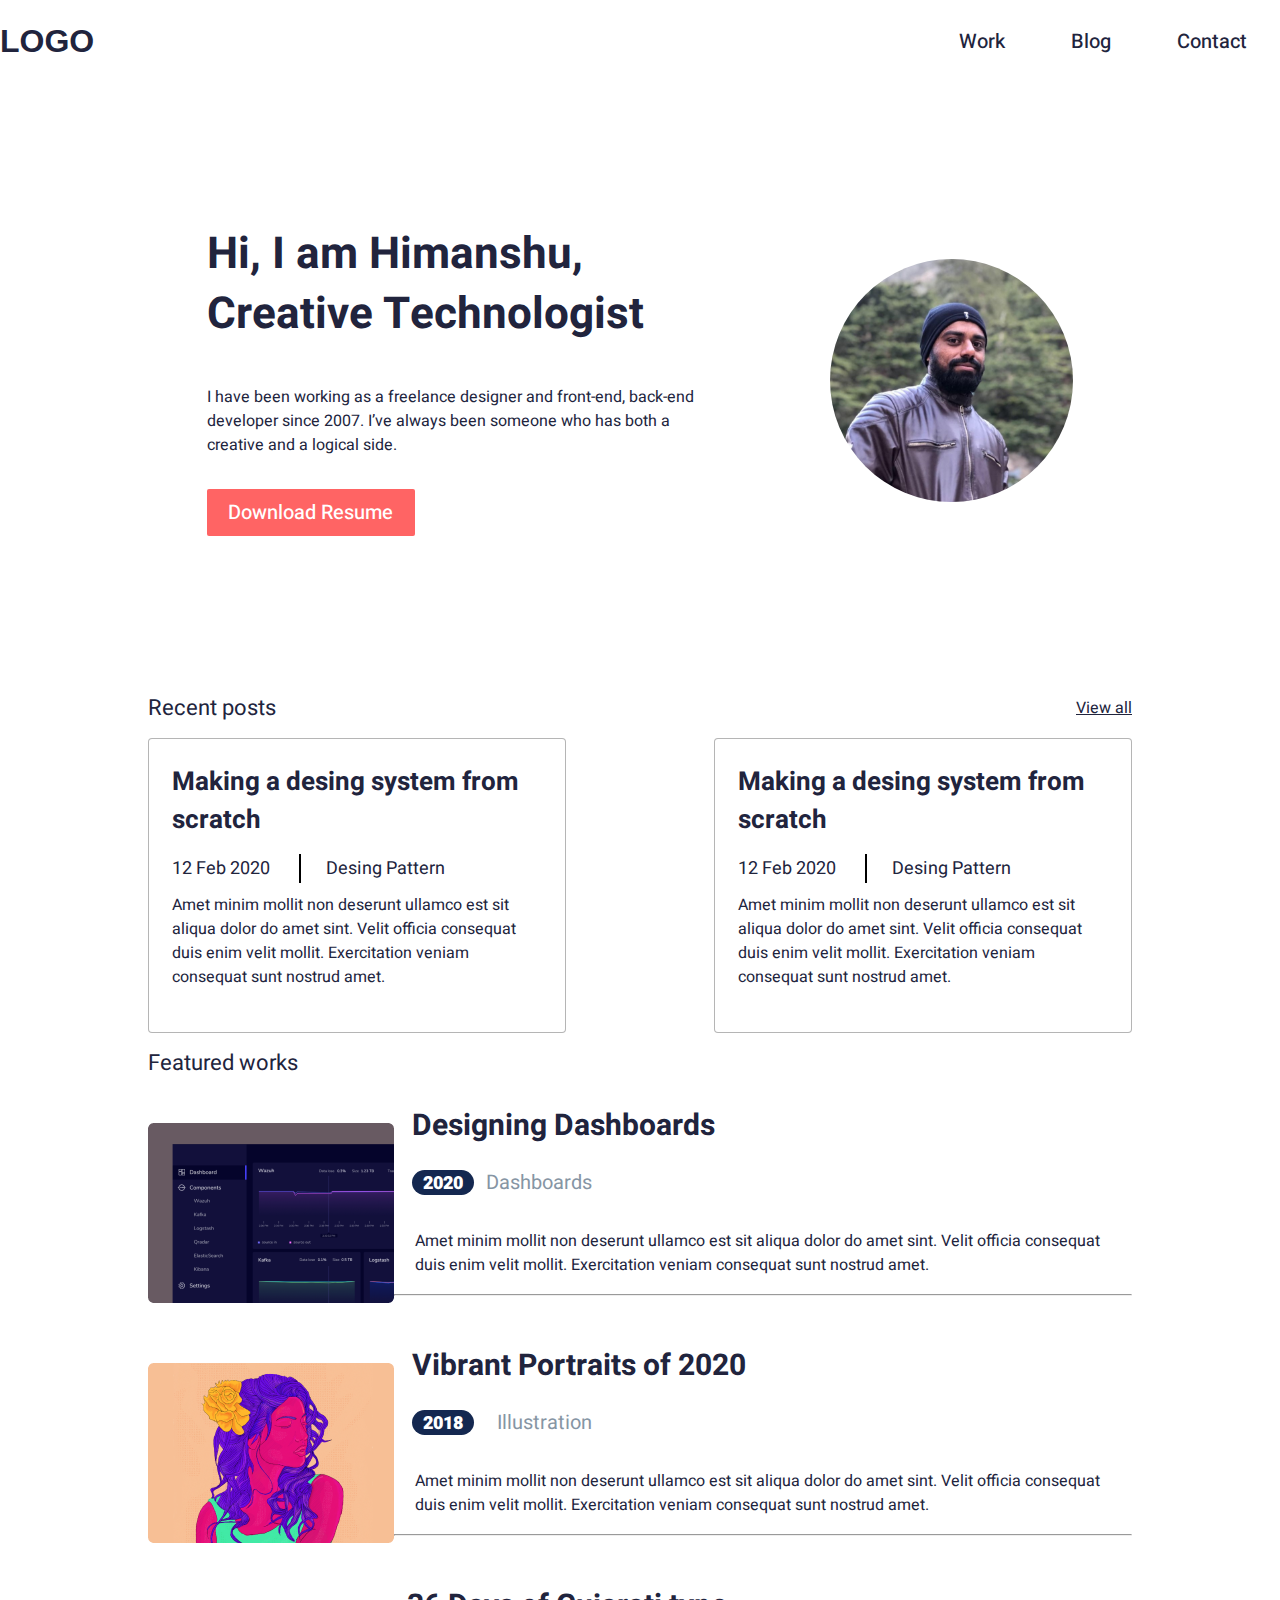
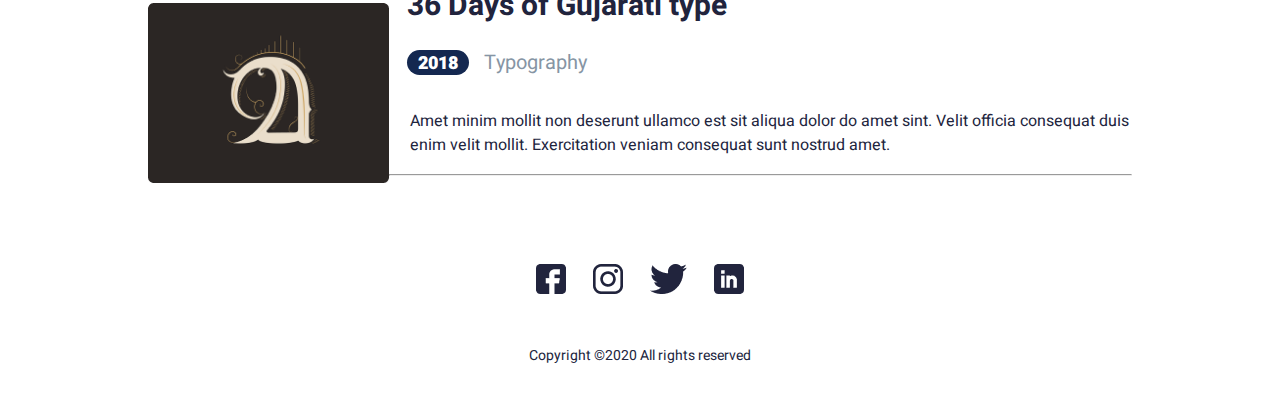
<file: portfolio UI web-mobile/index.html>
<!DOCTYPE html>
<html lang="en">
  <head>
    <meta charset="UTF-8" />
    <meta http-equiv="X-UA-Compatible" content="IE=edge" />
    <meta name="viewport" content="width=device-width, initial-scale=1.0" />
    <title>Portfolio-Himanshu Rank</title>
    <link rel="stylesheet" href="./index-style.css" />
    <link rel="preconnect" href="https://fonts.googleapis.com" />
    <link rel="preconnect" href="https://fonts.gstatic.com" crossorigin />
    <link
      href="https://fonts.googleapis.com/css2?family=Heebo&display=swap"
      rel="stylesheet"
    />

    <link rel="stylesheet" href="./shared.styles.css" />
  </head>
  <body>
    <div class="container">
      <div class="navbar">
        <div>
          <h1 class="logo">LOGO</h1>
        </div>
        <ul>
          <li>
            <a href="./Portfolio_Work/index_work.html" class="navworks">Work</a>
          </li>
          <li><a href="" class="navblog">Blog</a></li>
          <li><a href="" class="navcontact">Contact</a></li>
        </ul>
      </div>
      <div class="main">
        <div class="headname">
          <div class="headcontaint">
            <h1>Hi, I am Himanshu, Creative Technologist</h1>
            <p>
              I have been working as a freelance designer and front-end,
              back-end developer since 2007. I’ve always been someone who has
              both a creative and a logical side.
            </p>
            <button type="button" class="download-resume">
              Download Resume
            </button>
          </div>
          <img
            src="./assets/himanshurank.jpg"
            alt="himanshu rank"
            class="myimg"
          />
        </div>
        <div class="post-container">
          <div class="post-title">
            <h5 class="recent-post">Recent posts</h5>
            <a href="" class="view-all">View all</a>
          </div>
          <div class="postmain">
            <div class="sm-post">
              <h3 class="sm-post-title">Making a desing system from scratch</h3>
              <h6 class="sm-post-sub-title">
                12 Feb 2020 <span class="v-divider"></span> Desing Pattern
              </h6>
              <p class="sm-post-text">
                Amet minim mollit non deserunt ullamco est sit aliqua dolor do
                amet sint. Velit officia consequat duis enim velit mollit.
                Exercitation veniam consequat sunt nostrud amet.
              </p>
            </div>
            <div class="sm-post">
              <h3 class="sm-post-title">Making a desing system from scratch</h3>
              <h6 class="sm-post-sub-title">
                12 Feb 2020
                <span class="v-divider"></span>
                Desing Pattern
              </h6>
              <p class="sm-post-text">
                Amet minim mollit non deserunt ullamco est sit aliqua dolor do
                amet sint. Velit officia consequat duis enim velit mollit.
                Exercitation veniam consequat sunt nostrud amet.
              </p>
            </div>
          </div>
        </div>
        <div class="featured-work">
          <h3 class="work-title">Featured works</h3>
          <div class="work-list">
            <img
              src="./assets/Designing_Dashboards.png"
              alt="dising dashboard"
              class="dashboard"
            />
            <div class="workdetail">
              <h2>Designing Dashboards</h2>
              <div class="year-type">
                <h5 class="icon">2020</h5>
                <h6>Dashboards</h6>
              </div>

              <p>
                Amet minim mollit non deserunt ullamco est sit aliqua dolor do
                amet sint. Velit officia consequat duis enim velit mollit.
                Exercitation veniam consequat sunt nostrud amet.
              </p>
              <hr />
            </div>
          </div>
          <div class="work-list">
            <img
              src="./assets/vaibrant_portraits.png"
              alt=""
              class="illustration"
            />
            <div class="workdetail">
              <h2>Vibrant Portraits of 2020</h2>
              <div class="year-type">
                <h5 class="icon">2018</h5>
                <h6>Illustration</h6>
              </div>
              <p>
                Amet minim mollit non deserunt ullamco est sit aliqua dolor do
                amet sint. Velit officia consequat duis enim velit mollit.
                Exercitation veniam consequat sunt nostrud amet.
              </p>
              <hr />
            </div>
          </div>
          <div class="work-list">
            <img
              src="./assets/30_day_gujarati.png"
              alt="typography"
              class="typography"
            />
            <div class="workdetail">
              <h2>36 Days of Gujarati type</h2>
              <div class="year-type">
                <h5 class="icon">2018</h5>
                <h6>Typography</h6>
              </div>
              <p>
                Amet minim mollit non deserunt ullamco est sit aliqua dolor do
                amet sint. Velit officia consequat duis enim velit mollit.
                Exercitation veniam consequat sunt nostrud amet.
              </p>
              <hr />
            </div>
          </div>
        </div>
        <div class="footer">
          <footer>
            <div class="socialicon">
              <img src="./assets/fb.png" alt="" class="facebook" />
              <img src="./assets/insta.png" alt="" class="insta" />
              <img src="./assets/twiter.png" alt="" class="tweeter" />
              <img src="./assets/Linkedin.png" alt="" class="linkdin" />
            </div>
            <h6 class="rights">Copyright ©2020 All rights reserved</h6>
          </footer>
        </div>
      </div>
    </div>
  </body>
</html>
</file>
<file: portfolio UI web-mobile/index-style.css>
.headname {
  min-height: 595px;
  display: flex;
  justify-content: space-around;
  align-items: center;
}

.headname img {
  width: 243px;
  height: 243px;
  border-radius: 50%;
  align-items: center;
}

.headname h1 {
  max-width: 506px;
  font-weight: 700;
  font-size: 44px;
  line-height: 60px;
}

.headname p {
  max-width: 497px;
  height: 66px;
  font-weight: 400;
  font-size: 16px;
  line-height: 24px;
  margin-top: 40px;
}

.download-resume {
  width: 208px;
  height: 47px;
  font-weight: 500;
  font-size: 20px;
  line-height: 29px;
  background: #ff6464;
  border-radius: 2px;
  color: #ffffff;
  margin-top: 38px;
  border: none;
}

.post-container {
  height: auto;
}

.featured-work h3 {
  width: 200px;
  height: 60px;
  font-weight: 400;
  font-size: 22px;
  line-height: 60px;
}

.featured-work img {
  width: 246px;
  height: 180px;
  margin: 30px 0px;
}

.work-list {
  display: flex;
  justify-content: center;
}

.workdetail h2 {
  font-weight: 700;
  font-size: 30px;
  line-height: 44px;
  margin: 11px 0px 0px 18px;
}

.year-type {
  max-width: 180px;
  display: flex;
  justify-content: space-between;
  margin: 20px 0px 0px 18px;
  align-items: center;
}

.year-type h6 {
  font-weight: 400;
  font-size: 20px;
  line-height: 29px;
  color: #8695a4;
}

.icon {
  width: 62px;
  height: 25px;
  background: #142850;
  border-radius: 16px;
  font-weight: 900;
  font-size: 18px;
  color: #ffffff;
  text-align: center;
  justify-content: center;
}

.workdetail p {
  font-weight: 400;
  font-size: 16px;
  line-height: 24px;
  margin: 32px 0px 17px 21px;
}

@media (max-width: 450px) {
  .headname {
    align-items: center;
    text-align: center;
  }

  .w2 {
    display: none;
  }
}
</file>
<file: portfolio UI web-mobile/shared.styles.css>
* {
  margin: 0;
  padding: 0;
  font-family: "Heebo", sans-serif;
  color: #21243d;
  box-sizing: border-box;
  /* border: 1px dashed red; */
}

.container {
  margin: 0;
  display: flex;
  flex-direction: column;
  justify-content: center;
  align-items: center;
}

.main {
  margin-left: 148px;
  margin-right: 148px;
  display: flex;
  flex-direction: column;
  justify-content: center;
}

.navbar {
  width: 100%;
  display: flex;
  justify-content: space-between;
  align-items: center;
}

.logo {
  margin: 0;
  padding: 0;
  font-family: "Segoe UI", Tahoma, Geneva, Verdana, sans-serif;
}
.navbar ul {
  display: flex;
}

.navbar li {
  list-style: none;
  margin: 27px 33px;
}

.navbar a {
  text-decoration-line: none;
  font-weight: 500;
  font-size: 20px;
  line-height: 29px;
}

.postmain {
  display: flex;
  justify-content: space-between;
}

.post-title {
  display: flex;
  justify-content: space-between;
  align-items: center;
}

.recent-post {
  font-weight: 400;
  font-size: 22px;
  line-height: 60px;
}

.sm-post {
  width: 418px;
  height: 295px;
  background: #ffffff;
  border: 1px solid rgba(153, 153, 153, 0.722);
  border-radius: 4px;
  transition: all ease-in-out 1s;
}

.sm-post:hover {
  transition: all ease-in-out 1s;
  box-shadow: 2px 2px 2px 0px rgba(137, 137, 137, 0.533);
}

.sm-post-title {
  display: flex;
  font-weight: 700;
  font-size: 26px;
  line-height: 38px;
  margin: 24px 21px 0px 23px;
}

.sm-post-sub-title {
  font-weight: 400;
  font-size: 18px;
  line-height: 26px;
  color: #21243d;
  margin: 17px 23px 0px 23px;
}

.v-divider {
  margin: 0 25px;
  border: 1px solid black;
}
.sm-post-text {
  font-weight: 400;
  font-size: 16px;
  line-height: 24px;
  margin: 11px 23px 0px 23px;
}

.footer {
  display: flex;
  justify-content: center;
  height: 182px;
  text-align: center;
}

.socialicon {
  align-content: center;
  width: 235px;
  display: flex;
  justify-content: space-around;
  margin: 51px 0px;
}

.rights {
  margin: 25px 0px;
  font-weight: 400;
  font-size: 14px;
  line-height: 21px;
}

@media (max-width: 450px) {
  .main {
    padding: 0px 18px;
  }

  * {
    flex-wrap: wrap;
  }
}
</file>
